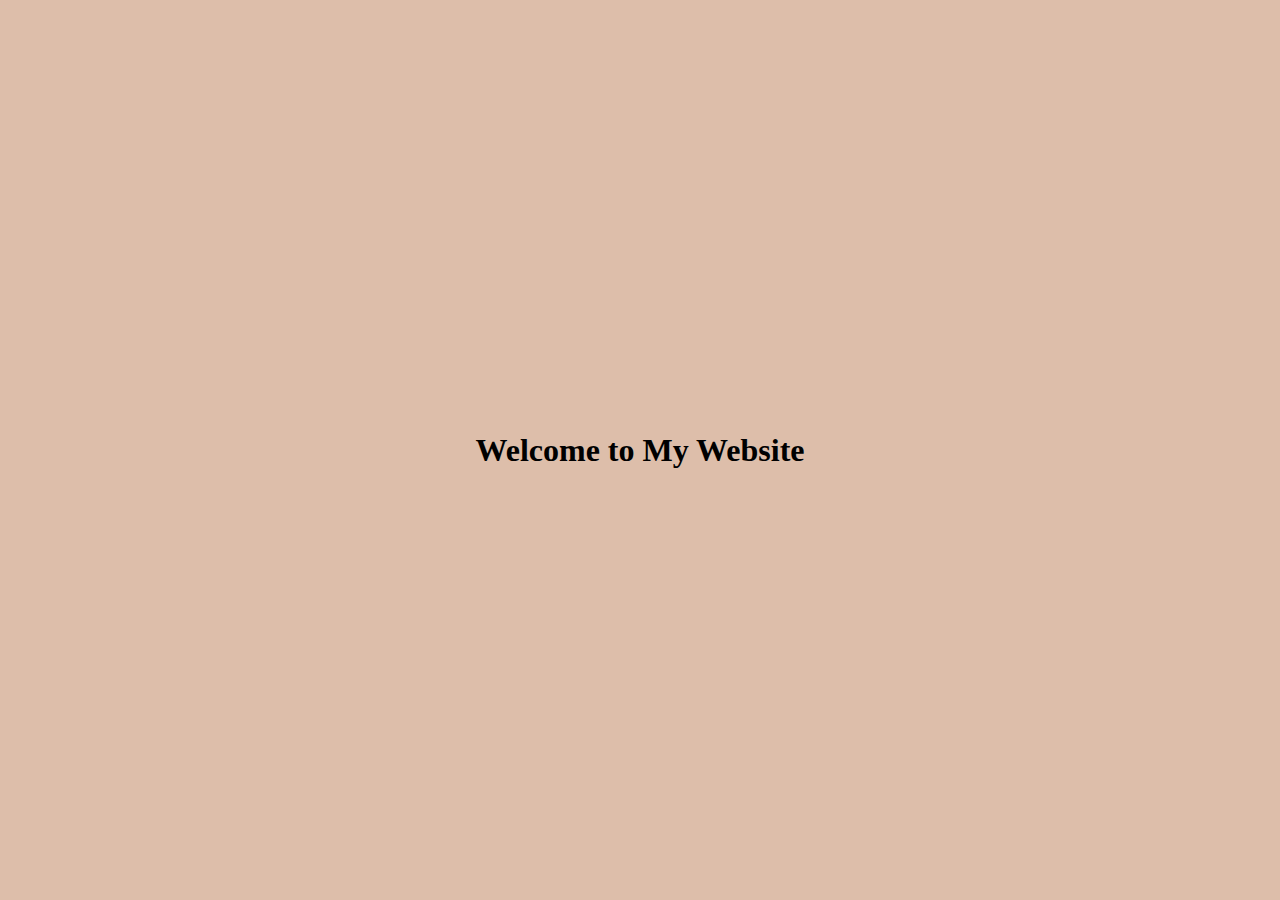
<file: index.html>
<!DOCTYPE html>
<html lang="pl">
  <head>
    <meta charset="UTF-8" />
    <meta
      name="viewport"
      content="width=device-width, initial-scale=1.0"
    />
    <title>My Website</title>
    <link
      rel="stylesheet"
      href="./style.css"
    />
  </head>
  <body>
    <main class="main-container">
      <h1>Welcome to My Website</h1>
    </main>
    <script src="index.js"></script>
  </body>
</html>
</file>
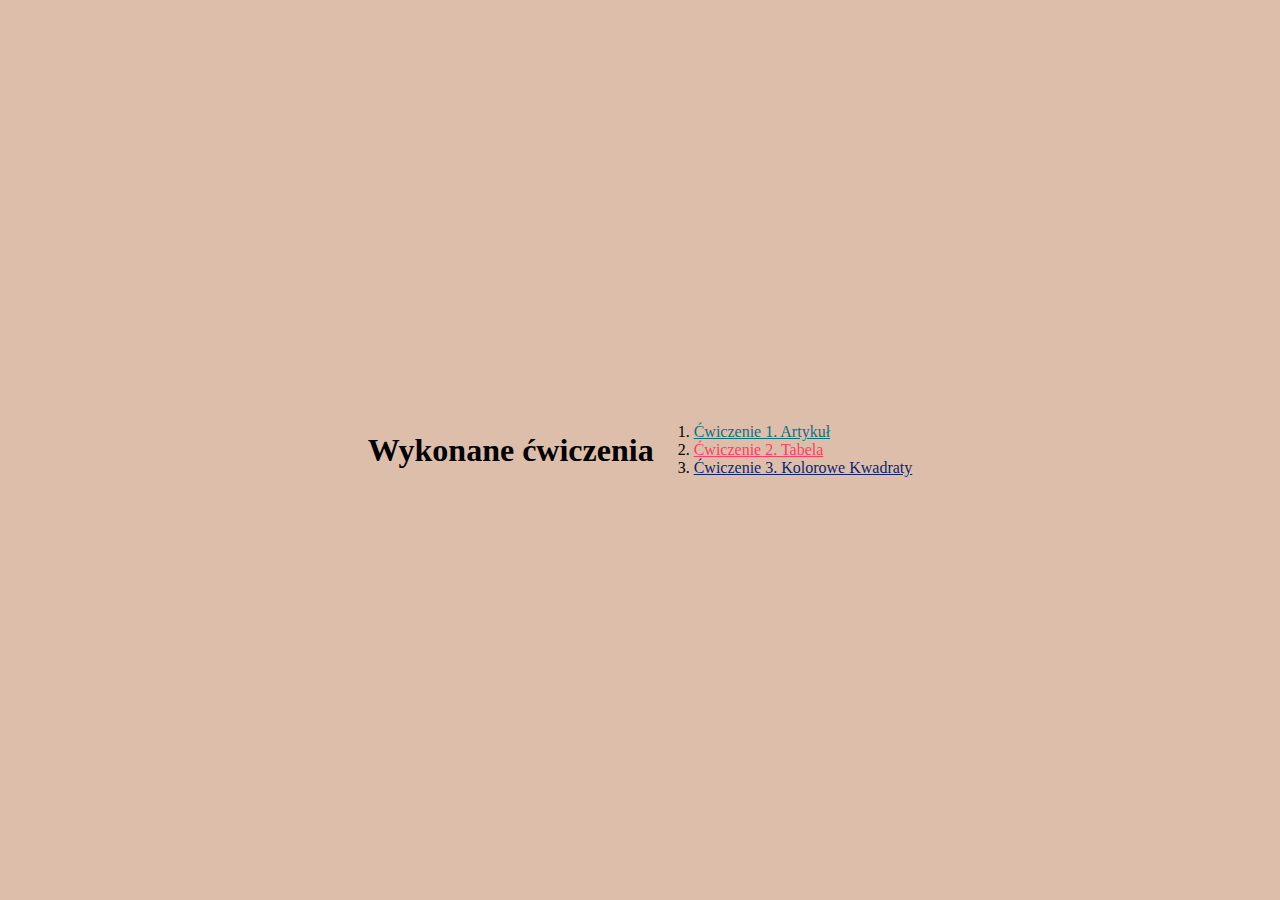
<file: Lab_01/index.html>
<!DOCTYPE html>
<html lang="pl">
  <head>
    <meta charset="UTF-8" />
    <meta
      name="viewport"
      content="width=device-width, initial-scale=1.0"
    />
    <title>Lab 1 - Ćwiczenia</title>
    <link
      rel="stylesheet"
      href="./style.css"
    />
  </head>
  <body>
    <main class="main-container">
      <h1>Wykonane ćwiczenia</h1> <ol>
        <li>
            <a href="cwiczenie1.html" style="color: #0c727c">Ćwiczenie 1. Artykuł</a>
        </li>
        <li>
            <a href="cwiczenie2.html" style="color: #ff3d68">Ćwiczenie 2. Tabela</a>
        </li>
        <li>
            <a href="cwiczenie3.html" style="color: #0d256d">Ćwiczenie 3. Kolorowe Kwadraty</a>
        </li>
    </ol>
    </main>
    <script src="index.js"></script>
  </body>
</html>
</file>
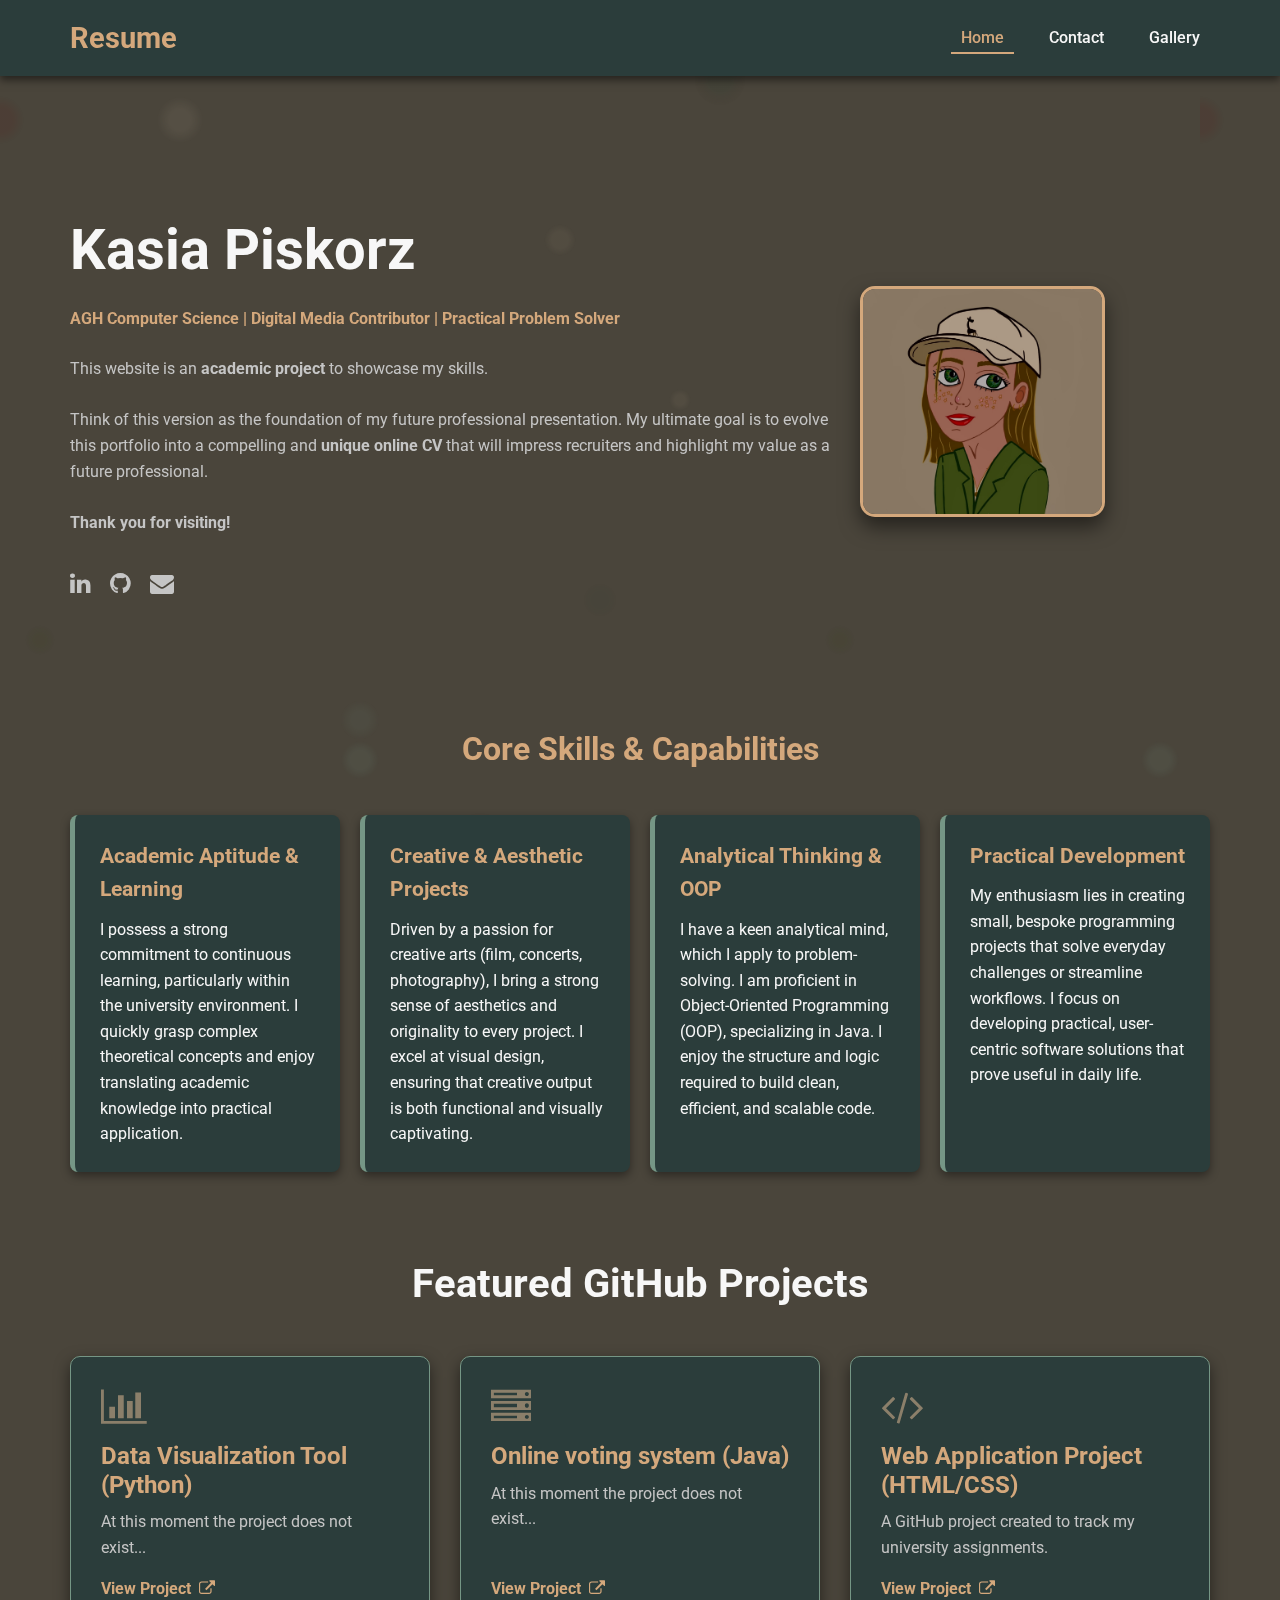
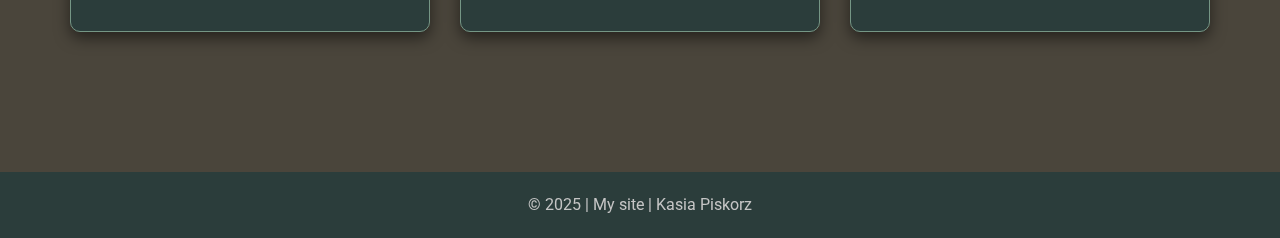
<file: projekt_1/index.html>
<!doctype html>
<html lang="pl">
<head>
    <meta charset="utf-8">
    <meta name="viewport" content="width=device-width, initial-scale=1.0">
    <title>Home</title>
    <link href="https://fonts.googleapis.com/css?family=Roboto:400,700&display=swap" rel="stylesheet">
    <link rel="stylesheet" href="https://cdnjs.cloudflare.com/ajax/libs/font-awesome/4.7.0/css/font-awesome.min.css">
    <link rel="stylesheet" href="styles.css">
</head>
<body>
<div class="animated-layer layer-one"></div>
<div class="animated-layer layer-two"></div>
<header>
    <nav>
        <a href="index.html" class="logo">Resume</a>
        <ul class="nav-links">
            <li><a href="index.html" class="active">Home</a></li>
            <li><a href="kontakt.html">Contact</a></li>
            <li><a href="galeria.html">Gallery</a></li>
        </ul>
    </nav>
</header>

<main>

    <section class="hero">
        <div class="hero-text">
            <h1>Kasia Piskorz</h1>
            <h4> AGH Computer Science  |  Digital Media Contributor |  Practical Problem Solver</h4>
            <p style="color: var(--secondary-text); margin-bottom: 30px;">
                This website is an <b> academic project </b>to showcase my skills.<br><br> Think of this version as the foundation of my future professional presentation. My ultimate goal is to evolve this portfolio into a compelling and <b>unique online CV </b>that will impress recruiters and highlight my value as a future professional.
                <br><br><b>Thank you for visiting!</b>
            </p>
            <div class="social-links">
                <a href="#" target="_blank"><i class="fa fa-linkedin"></i></a>
                <a href="https://github.com/kassimma123" target="_blank"><i class="fa fa-github"></i></a>
                <a href="mailto:kassimma@icloud.com"><i class="fa fa-envelope"></i></a>
            </div>
        </div>
        <div class="hero-img">

            <img src="assets/img/profile.jpeg" alt="Twoje zdjęcie">
        </div>
    </section>

    <section>
        <h2>Core Skills & Capabilities</h2>
        <div class="skills-container">
            <div class="skill-card">
                <h3>Academic Aptitude & Learning</h3>
                <p>I possess a strong commitment to continuous learning, particularly within the university environment. I quickly grasp complex theoretical concepts and enjoy translating academic knowledge into practical application.</p>
            </div>
            <div class="skill-card">
                <h3>Creative & Aesthetic Projects</h3>
                <p>Driven by a passion for creative arts (film, concerts, photography), I bring a strong sense of aesthetics and originality to every project. I excel at visual design, ensuring that creative output is both functional and visually captivating.</p>
            </div>
            <div class="skill-card">
                <h3>Analytical Thinking & OOP</h3>
                <p>I have a keen analytical mind, which I apply to problem-solving. I am proficient in Object-Oriented Programming (OOP), specializing in Java. I enjoy the structure and logic required to build clean, efficient, and scalable code.</p>
            </div>
            <div class="skill-card">
                <h3>Practical Development</h3>
                <p>My enthusiasm lies in creating small, bespoke programming projects that solve everyday challenges or streamline workflows. I focus on developing practical, user-centric software solutions that prove useful in daily life.</p>
            </div>
        </div>
    </section>
    <section>
        <h2 style="color: var(--text-color); font-size: 2.5em;">Featured GitHub Projects</h2>
        <div class="projects-grid">

            <div class="project-card">
                <div>
                    <i class="fa fa-bar-chart icon"></i>
                    <h3>Data Visualization Tool (Python)</h3>
                    <p>
                        At this moment the project does not exist...
                    </p>
                </div>
                <a href="#" target="_blank" class="github-link">
                    View Project <i class="fa fa-external-link"></i>
                </a>
            </div>

            <div class="project-card">
                <div>
                    <i class="fa fa-server icon"></i>
                    <h3>Online voting system (Java)</h3>
                    <p>
                        At this moment the project does not exist...
                    </p>
                </div>
                <a href="#" target="_blank" class="github-link">
                    View Project <i class="fa fa-external-link"></i>
                </a>
            </div>

            <div class="project-card">
                <div>
                    <i class="fa fa-code icon"></i>
                    <h3>Web Application Project (HTML/CSS)</h3>
                    <p>
                        A GitHub project created to track my university assignments.
                    </p>
                </div>
                <a href="https://github.com/kassimma123/Aplikacje-Webowe" target="_blank" class="github-link">
                    View Project <i class="fa fa-external-link"></i>
                </a>
            </div>

        </div>
    </section>

</main>

<footer>
    <p>&copy; 2025 | My site | Kasia Piskorz</p>
</footer>

</body>
</html>
</file>
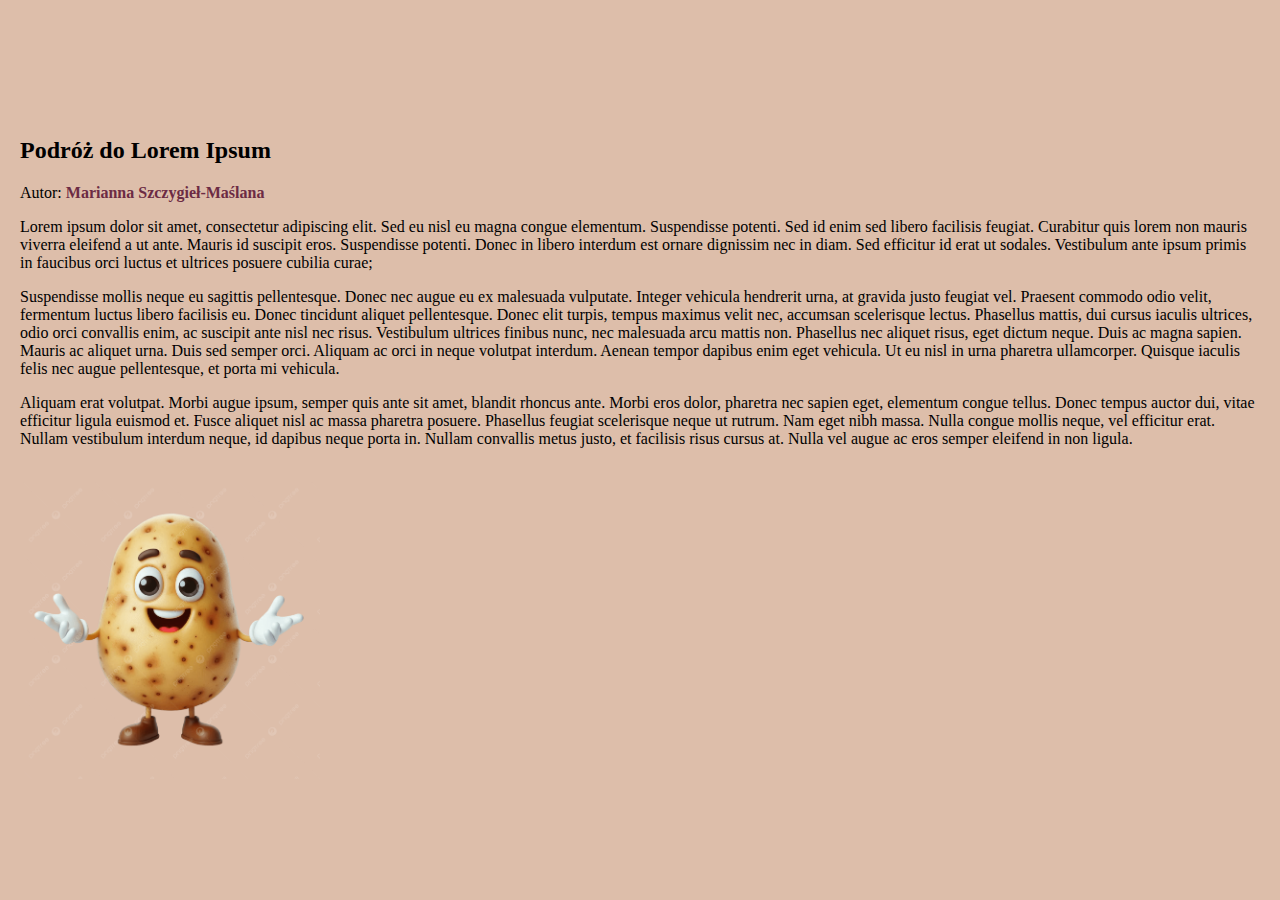
<file: Lab_01/cwiczenie1.html>
<!DOCTYPE html>
<html lang="pl">
<head>
    <meta charset="UTF-8" />
    <meta name="viewport" content="width=device-width, initial-scale=1.0" />
    <title>Ćwiczenie 1: Artykuł</title>
    <link rel="stylesheet" href="style.css" />
    <style>
        .author{
            color: #6c2b44;
            font-weight: bold;

        }
        .article-page{
            text-align: left;
            padding: 20px;
        }
        .article-page img{
            max-width: 100%;
            height: auto;
            margin-top: 15px;
        }
    </style>
</head>
<body>
<main class="main-container">
    <div class="article-page">
        <h2>Podróż do Lorem Ipsum</h2>
        <p>Autor: <span class="author">Marianna Szczygieł-Maślana</span></p>

        <p> Lorem ipsum dolor sit amet, consectetur adipiscing elit. Sed eu nisl eu magna congue elementum. Suspendisse potenti. Sed id enim sed libero facilisis feugiat. Curabitur quis lorem non mauris viverra eleifend a ut ante. Mauris id suscipit eros. Suspendisse potenti. Donec in libero interdum est ornare dignissim nec in diam. Sed efficitur id erat ut sodales. Vestibulum ante ipsum primis in faucibus orci luctus et ultrices posuere cubilia curae;</p>

        <p> Suspendisse mollis neque eu sagittis pellentesque. Donec nec augue eu ex malesuada vulputate. Integer vehicula hendrerit urna, at gravida justo feugiat vel. Praesent commodo odio velit, fermentum luctus libero facilisis eu. Donec tincidunt aliquet pellentesque. Donec elit turpis, tempus maximus velit nec, accumsan scelerisque lectus. Phasellus mattis, dui cursus iaculis ultrices, odio orci convallis enim, ac suscipit ante nisl nec risus. Vestibulum ultrices finibus nunc, nec malesuada arcu mattis non. Phasellus nec aliquet risus, eget dictum neque. Duis ac magna sapien. Mauris ac aliquet urna. Duis sed semper orci. Aliquam ac orci in neque volutpat interdum. Aenean tempor dapibus enim eget vehicula. Ut eu nisl in urna pharetra ullamcorper. Quisque iaculis felis nec augue pellentesque, et porta mi vehicula.</p>

        <p> Aliquam erat volutpat. Morbi augue ipsum, semper quis ante sit amet, blandit rhoncus ante. Morbi eros dolor, pharetra nec sapien eget, elementum congue tellus. Donec tempus auctor dui, vitae efficitur ligula euismod et. Fusce aliquet nisl ac massa pharetra posuere. Phasellus feugiat scelerisque neque ut rutrum. Nam eget nibh massa. Nulla congue mollis neque, vel efficitur erat. Nullam vestibulum interdum neque, id dapibus neque porta in. Nullam convallis metus justo, et facilisis risus cursus at. Nulla vel augue ac eros semper eleifend in non ligula.</p>

        <img src="ziemiaczek.png" alt="Obrazek związany z artykułem" width="300" height="200" />
    </div>

</main>
<script src="index.js"></script>
</body>
</html>
</file>
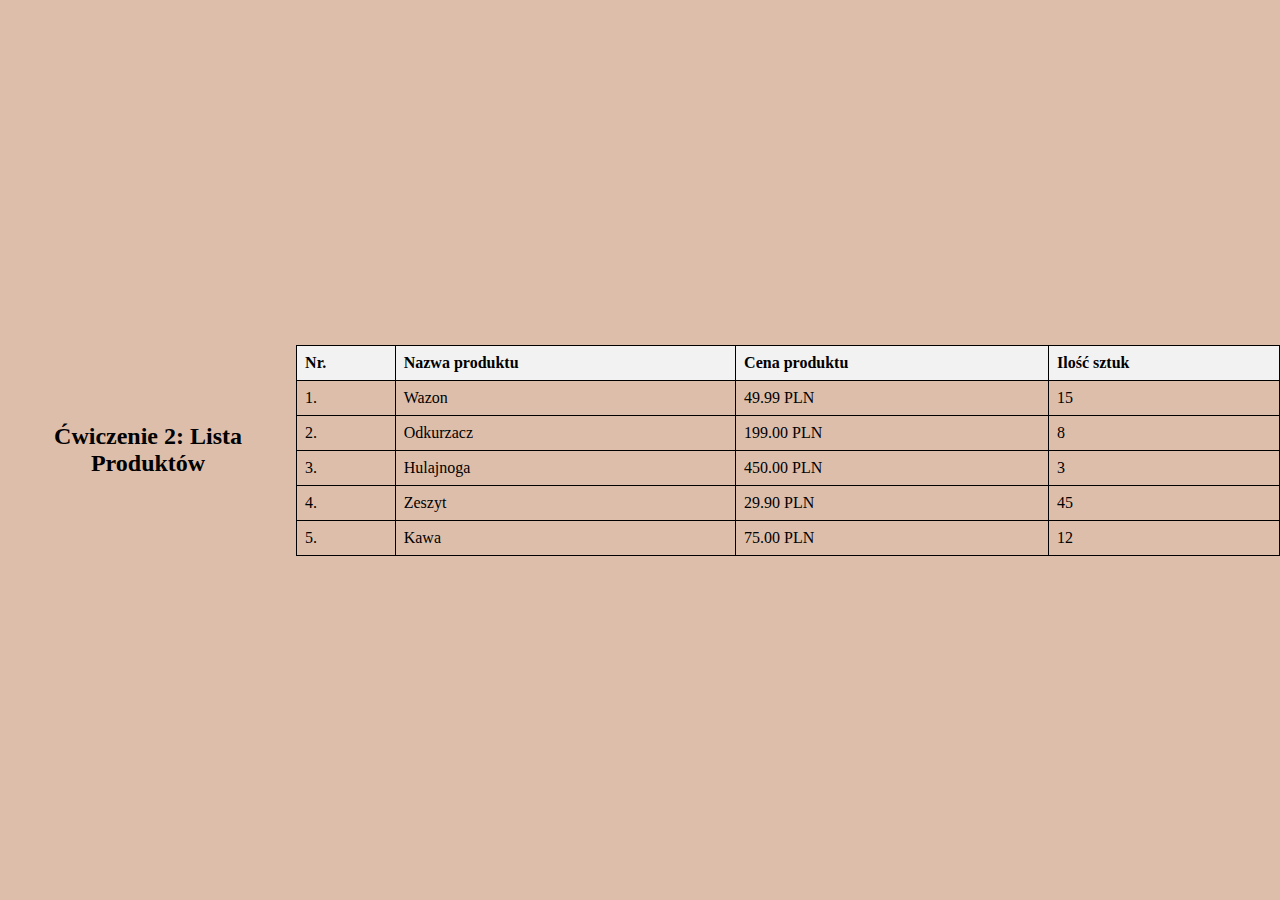
<file: Lab_01/cwiczenie2.html>
<!DOCTYPE html>
<html lang="pl">
<head>
    <meta charset="UTF-8" />
    <meta name="viewport" content="width=device-width, initial-scale=1.0" />
    <title>Tytuł Ćwiczenia</title>
    <link rel="stylesheet" href="style.css" />
    <style>
        .main-container h2 {
            display: flex;
            flex-direction: column;
            text-align: center;
        }
        .product-table{
            border-collapse: collapse;
            width: 80%;
            margin: 20px auto;
            text-align: left;
        }
        .product-table th, .product-table td {
            border: 1px solid black; /* Obramowania */
            padding: 8px;
        }
        .product-table th {
            background-color: #f2f2f2;
        }
    </style>
</head>
<body>
<main class="main-container">
    <h2>Ćwiczenie 2: Lista Produktów</h2>
    <table class = "product-table">
        <thead>
        <tr>
            <th>Nr.</th>
            <th>Nazwa produktu</th>
            <th>Cena produktu</th>
            <th>Ilość sztuk</th>
        </tr>
        </thead>
        <tbody>
        <tr>
            <td>1.</td>
            <td>Wazon</td>
            <td>49.99 PLN</td>
            <td>15</td>
        </tr>
        <tr>
            <td>2.</td>
            <td>Odkurzacz</td>
            <td>199.00 PLN</td>
            <td>8</td>
        </tr>
        <tr>
            <td>3.</td>
            <td>Hulajnoga</td>
            <td>450.00 PLN</td>
            <td>3</td>
        </tr>
        <tr>
            <td>4.</td>
            <td>Zeszyt</td>
            <td>29.90 PLN</td>
            <td>45</td>
        </tr>
        <tr>
            <td>5.</td>
            <td>Kawa</td>
            <td>75.00 PLN</td>
            <td>12</td>
        </tr>
        </tbody>
    </table>
</main>
<script src="index.js"></script>
</body>
</html>
</file>
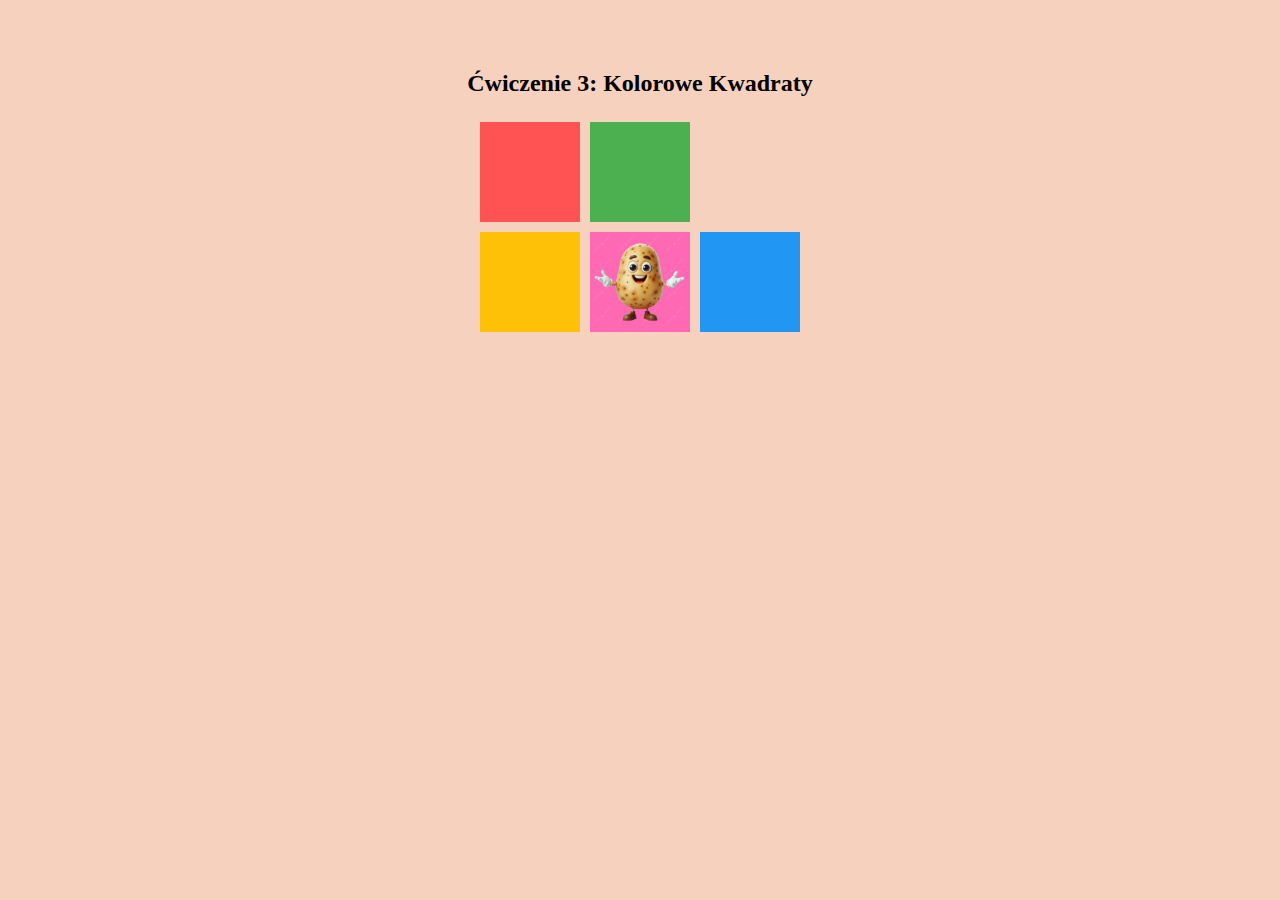
<file: Lab_01/cwiczenie3.html>
<!DOCTYPE html>
<html lang="pl">
<head>
    <meta charset="UTF-8" />
    <meta name="viewport" content="width=device-width, initial-scale=1.0" />
    <title>Ćwiczenie 3: Kolorowe Kwadraty</title>
    <link rel="stylesheet" href="style.css" />
    <style>
        body {
            background-color: #f6d1bd;
        }
        .main-container {
            display:block;
            width: 100%;
            height: auto;
            text-align: center;
            padding-top: 50px;
        }
        .squares-container {
            display: flex;
            flex-wrap: wrap;
            justify-content: center;
            width: 330px;
            margin: 20px auto;
        }
        .square {
            width: 100px;
            height: 100px;
            margin: 5px;
            box-sizing: border-box;
        }

        .sq-1 { background-color: #ff5252; }
        .sq-2 { background-color: #4CAF50; }
        .sq-3 { background-color: #f6d1bd; }
        .sq-4 { background-color: #FFC107; }
        .sq-5 {
            background-image: url('ziemiaczek.png');
            background-size: cover;
            background-color: hotpink;
        }
        .sq-6 { background-color: #2196F3; }
    </style>
</head>
<body>
<main class="main-container">
    <h2>Ćwiczenie 3: Kolorowe Kwadraty</h2>

    <div class="squares-container">
        <div class="square sq-1"></div>
        <div class="square sq-2"></div>
        <div class="square sq-3"></div>

        <div class="square sq-4"></div>
        <div class="square sq-5"></div>
        <div class="square sq-6"></div>
    </div>

</main>
<script src="index.js"></script>
</body>
</html>
</file>
<file: style.css>
html {
      background-color: #DDBEAA;
      height: 100vh;
}

body {
      height: 100vh;
      margin: 0;
}

.main-container {
      height: 100%;
      display: flex;
      align-items: center;
      justify-content: center;
}
</file>
<file: Lab_01/style.css>
html {
      background-color: #DDBEAA;
      height: 100vh;
}

body {
      height: 100vh;
      margin: 0;
}

.main-container {
      height: 100%;
      display: flex;
      align-items: center;
      justify-content: center;
}
</file>
<file: projekt_1/styles.css>
:root {
       --dark-bg: #4A453B;
       --darker-bg: #2B3D3B;
       --accent-color: #D4A87C;
       --secondary-accent: #8B7F6A;
       --border-color: #759685;
       --text-color: #F7F7F7;
       --secondary-text: #C5C5C5;
       --max-width: 1200px;
       --spacing: 30px;
   }

* {
    box-sizing: border-box;
    margin: 0;
    padding: 0;
}

body {
    font-family: 'Roboto', sans-serif;
    background-color: var(--dark-bg);
    color: var(--text-color);
    line-height: 1.6;
}

header {
    background-color: var(--darker-bg);
    box-shadow: 0 4px 8px rgba(0, 0, 0, 0.5);
    padding: 15px 0;
}

nav {
    max-width: var(--max-width);
    margin: 0 auto;
    padding: 0 var(--spacing);
    display: flex;
    justify-content: space-between;
    align-items: center;
}

.logo {
    color: var(--accent-color);
    font-size: 1.8em;
    text-decoration: none;
    font-weight: bold;
}

.nav-links {
    list-style: none;
    display: flex;
    gap: 25px;
}

.nav-links a {
    color: var(--text-color);
    text-decoration: none;
    font-weight: 500;
    padding: 5px 10px;
    transition: color 0.3s, border-bottom 0.3s;
}

.nav-links a:hover, .nav-links a.active {
    color: var(--accent-color);
    border-bottom: 2px solid var(--accent-color);
}

footer {
    background-color: var(--darker-bg);
    text-align: center;
    padding: 20px 0;
    margin-top: 50px;
    color: var(--secondary-text);
}

main {
    max-width: var(--max-width);
    margin: 0 auto;
    padding: 50px var(--spacing);
}

section {
    padding: 40px 0;
}

h2 {
    color: var(--accent-color);
    font-size: 2em;
    margin-bottom: 20px;
    text-align: center;
}

.hero {
    display: flex;
    align-items: center;
    justify-content: space-between;
    gap: var(--spacing);
    padding: 80px 0;
}

.hero-text h1 {
    font-size: 3.5em;
    margin-bottom: 10px;
    color: var(--text-color);
}

.hero-text h4 {
    color: var(--accent-color);
    margin-bottom: 25px;
}

.social-links a {
    color: var(--secondary-text);
    font-size: 1.5em;
    margin-right: 15px;
    transition: color 0.3s;
}

.social-links a:hover {
    color: var(--accent-color);
}

.hero-img {
    flex-shrink: 0;
    max-width: 350px;
}

.hero-img img {
    max-width: 70%;
    border-radius: 15px;
    box-shadow: 0 10px 20px rgba(0, 0, 0, 0.5);
    border: 3px solid var(--accent-color);
}

.skills-container {
    display: grid;
    grid-template-columns: repeat(auto-fit, minmax(200px, 1fr));
    gap: 20px;
    margin-top: 40px;
}

.skill-card {
    background-color: var(--darker-bg);
    padding: 25px;
    border-radius: 8px;
    box-shadow: 0 4px 10px rgba(0, 0, 0, 0.4);
    border-left: 5px solid var(--border-color);
    transition: transform 0.3s;
}

.skill-card:hover {
    transform: translateY(-5px);
}

.skill-card h3 {
    color: var(--accent-color);
    font-size: 1.3em;
    margin-bottom: 10px;
}

.projects-grid {
    display: grid;
    grid-template-columns: repeat(auto-fit, minmax(280px, 1fr));
    gap: var(--spacing);
    margin-top: 40px;
}

.project-card {
    background-color: var(--darker-bg);
    padding: 30px;
    border-radius: 10px;
    box-shadow: 0 6px 15px rgba(0, 0, 0, 0.5);
    border: 1px solid var(--border-color);
    transition: transform 0.3s, box-shadow 0.3s, border-color 0.3s;
    display: flex;
    flex-direction: column;
    justify-content: space-between;
    min-height: 250px;
}

.project-card:hover {
    transform: translateY(-8px);
    box-shadow: 0 10px 25px rgba(0, 0, 0, 0.7);
    border-color: var(--accent-color);
}

.project-card h3 {
    color: var(--accent-color);
    font-size: 1.5em;
    margin-bottom: 10px;
    line-height: 1.2;
}

.project-card .icon {
    font-size: 2.5em;
    color: var(--secondary-accent);
    margin-bottom: 15px;
}

.project-card p {
    color: var(--secondary-text);
    margin-bottom: 15px;
}

.project-card a.github-link {
    color: var(--accent-color);
    font-weight: bold;
    margin-top: auto;
    display: inline-flex;
    align-items: center;
    gap: 8px;
    text-decoration: none;
    transition: color 0.3s;
}

.project-card a.github-link:hover {
    color: var(--text-color);
}

.animated-layer {
    position: fixed;
    top: 0;
    left: 0;
    width: 100%;
    height: 100%;
    overflow: hidden;
    z-index: -1;
}

.layer-one {
    opacity: 0.15;
}

.layer-one::before {
    content: '';
    position: absolute;
    top: 0;
    left: 0;
    width: 100%;
    height: 100%;
    background:
            radial-gradient(circle at 5% 80%, rgba(59, 74, 19, 0.69) 0.5%, transparent 1.5%),
            radial-gradient(circle at 70% 30%, rgba(139, 127, 106, 0.93) 1.0%, transparent 2.0%),
            radial-gradient(circle at 90% 10%, rgba(33, 71, 54, 0.82) 1.2%, transparent 2.5%),
            radial-gradient(circle at 85% 50%, rgba(139, 127, 106, 0.93) 0.6%, transparent 1.4%),
            radial-gradient(circle at 90% 10%, rgba(106, 8, 11, 0.47) 1.2%, transparent 2.5%),
            radial-gradient(circle at 45% 95%, rgba(117, 150, 133, 0.81) 1.1%, transparent 2.2%);
    background-size: 800px 800px;
    animation: moveLayerOne 60s linear infinite alternate;
}

.layer-two {
    opacity: 0.1;
}

.layer-two::before {
    content: '';
    position: absolute;
    top: 0;
    left: 0;
    width: 100%;
    height: 100%;

    background:
            radial-gradient(circle at 0% 10%, rgba(106, 8, 11, 0.87) 0.8%, transparent 1.5%),
            radial-gradient(circle at 80% 90%, rgba(139, 127, 106, 0.76) 0.5%, transparent 1.2%),
            radial-gradient(circle at 50% 50%, rgba(33, 71, 54, 0.48) 1.0%, transparent 2.0%),
            radial-gradient(circle at 30% 60%, rgba(117, 150, 133, 0.81) 0.8%, transparent 1.8%),
            radial-gradient(circle at 15% 10%, rgba(228, 210, 185, 0.73) 0.7%, transparent 1.6%),
            radial-gradient(circle at 40% 70%, rgba(106, 8, 11, 0.89) 1.2%, transparent 2.5%);

    background-size: 1200px 1200px;
    animation: moveLayerTwo 80s linear infinite alternate;
}

@keyframes moveLayerOne {
    0% {
        background-position: 1% 1%;
    }
    100% {
        background-position: 100% 100%;
    }
}

@keyframes moveLayerTwo {
    0% {
        background-position: 100% 100%;
    }
    100% {
        background-position: 1% 1%;
    }
}
.contact-form {
    max-width: 600px;
    margin: 0 auto;
    padding: var(--spacing);
    background-color: var(--darker-bg);
    border-radius: 10px;
}

.contact-form label {
    display: block;
    margin-top: 15px;
    margin-bottom: 5px;
    font-weight: bold;
    color: var(--secondary-text);
}

.contact-form input[type="email"],
.contact-form select,
.contact-form textarea {
    width: 100%;
    padding: 10px;
    margin-bottom: 10px;
    border: 1px solid var(--border-color);
    border-radius: 5px;
    background-color: var(--dark-bg);
    color: var(--text-color);
}

.contact-form textarea {
    resize: vertical;
}

.contact-form input[type="submit"] {
    background-color: var(--accent-color);
    color: var(--darker-bg);
    padding: 12px 25px;
    border: none;
    border-radius: 5px;
    cursor: pointer;
    font-weight: bold;
    margin-top: 20px;
    transition: background-color 0.3s;
}

.contact-form input[type="submit"]:hover {
    background-color: #C1996C;
}

.gallery-item {
    box-shadow: 0 4px 15px rgba(0, 0, 0, 0.5);
}

.gallery-grid {
    display: grid;
    grid-template-columns: repeat(auto-fit, minmax(250px, 1fr));
    gap: var(--spacing);
    margin-top: 30px;
}

.gallery-item {
    background-color: var(--darker-bg);
    border-radius: 8px;
    box-shadow: 0 4px 15px rgba(0, 0, 0, 0.5);
    overflow: hidden;
    transition: transform 0.3s, box-shadow 0.3s;
}

.gallery-item:hover {
    transform: scale(1.05);
    box-shadow: 0 8px 20px rgba(0, 0, 0, 0.6);
}

.gallery-item img {
    width: 100%;
    height: 300px;
    object-fit: cover;
    display: block;
}

.video-grid {
    display: grid;
    grid-template-columns: repeat(2, 1fr);
    gap: var(--spacing);
    margin-top: 30px;
}


.video-item {
    position: relative;
    width: 100%;
    padding-bottom: 56.25%;
    height: 0;
    overflow: hidden;
    border-radius: 8px;
    box-shadow: 0 5px 15px rgba(0, 0, 0, 0.4);
    border: 3px solid var(--border-color);
}


.video-item iframe {
    position: absolute;
    top: 0;
    left: 0;
    width: 100%;
    height: 100%;
    border: none;
}


@media (max-width: 650px) {
    .video-grid {
        grid-template-columns: 1fr;
    }
}

.youtube-channel-box {

    max-width: 500px;
    margin: 50px auto 0 auto;
    padding: 30px;
    background-color: var(--darker-bg);
    border-radius: 15px;
    text-align: center;
    box-shadow: 0 10px 20px rgba(0, 0, 0, 0.7), 0 0 0 5px var(--accent-color);
    transition: transform 0.4s ease-out, box-shadow 0.4s ease-out;
}

.youtube-channel-box:hover {
    transform: translateY(-8px);
    box-shadow: 0 15px 30px rgba(0, 0, 0, 0.8), 0 0 0 5px var(--accent-color);
}

.channel-title {
    color: var(--accent-color);
    font-size: 1.8em;
    margin-bottom: 10px;
    text-shadow: 1px 1px 3px rgba(0, 0, 0, 0.5);
}

.channel-description {
    color: var(--secondary-text);
    margin-bottom: 25px;
}

.channel-button {
    display: inline-block;
    background-color: rgba(71, 6, 8, 0.66);
    color: var(--text-color);
    padding: 15px 35px;
    border-radius: 50px;
    text-decoration: none;
    font-weight: bold;
    font-size: 1.1em;
    letter-spacing: 1px;
    box-shadow: 0 4px 10px rgba(0, 0, 0, 0.5);
    transition: background-color 0.3s, transform 0.3s, box-shadow 0.3s;
    border: 2px solid var(--text-color);
}

.channel-button:hover {
    background-color: rgba(128, 8, 11, 0.75);
    transform: scale(1.05);
    box-shadow: 0 6px 15px rgba(0, 0, 0, 0.7);
}


@media (max-width: 550px) {
    .youtube-channel-box {
        margin-left: var(--spacing);
        margin-right: var(--spacing);
        padding: 20px;
    }
    .channel-title {
        font-size: 1.5em;
    }
}

.animated-layer {
    position: fixed;
    top: 0;
    left: 0;
    width: 100%;
    height: 100%;
    overflow: hidden;
    z-index: -1;
}

.layer-one {
    opacity: 0.15;
}

.layer-one::before {
    content: '';
    position: absolute;
    top: 0;
    left: 0;
    width: 100%;
    height: 100%;
    background:
            radial-gradient(circle at 5% 80%, rgba(59, 74, 19, 0.69) 0.5%, transparent 1.5%),
            radial-gradient(circle at 70% 30%, rgba(139, 127, 106, 0.93) 1.0%, transparent 2.0%),
            radial-gradient(circle at 90% 10%, rgba(33, 71, 54, 0.82) 1.2%, transparent 2.5%),
            radial-gradient(circle at 85% 50%, rgba(139, 127, 106, 0.93) 0.6%, transparent 1.4%),
            radial-gradient(circle at 90% 10%, rgba(106, 8, 11, 0.47) 1.2%, transparent 2.5%),
            radial-gradient(circle at 45% 95%, rgba(117, 150, 133, 0.81) 1.1%, transparent 2.2%);
    background-size: 800px 800px;
    animation: moveLayerOne 60s linear infinite alternate;
}

.layer-two {
    opacity: 0.1;
}

.layer-two::before {
    content: '';
    position: absolute;
    top: 0;
    left: 0;
    width: 100%;
    height: 100%;

    background:
            radial-gradient(circle at 0% 10%, rgba(106, 8, 11, 0.87) 0.8%, transparent 1.5%),
            radial-gradient(circle at 80% 90%, rgba(139, 127, 106, 0.76) 0.5%, transparent 1.2%),
            radial-gradient(circle at 50% 50%, rgba(33, 71, 54, 0.48) 1.0%, transparent 2.0%),
            radial-gradient(circle at 30% 60%, rgba(117, 150, 133, 0.81) 0.8%, transparent 1.8%),
            radial-gradient(circle at 15% 10%, rgba(228, 210, 185, 0.73) 0.7%, transparent 1.6%),
            radial-gradient(circle at 40% 70%, rgba(106, 8, 11, 0.89) 1.2%, transparent 2.5%);

    background-size: 1200px 1200px;
    animation: moveLayerTwo 80s linear infinite alternate;
}

@keyframes moveLayerOne {
    0% {
        background-position: 1% 1%;
    }
    100% {
        background-position: 100% 100%;
    }
}

@keyframes moveLayerTwo {
    0% {
        background-position: 100% 100%;
    }
    100% {
        background-position: 1% 1%;
    }
}
</file>
